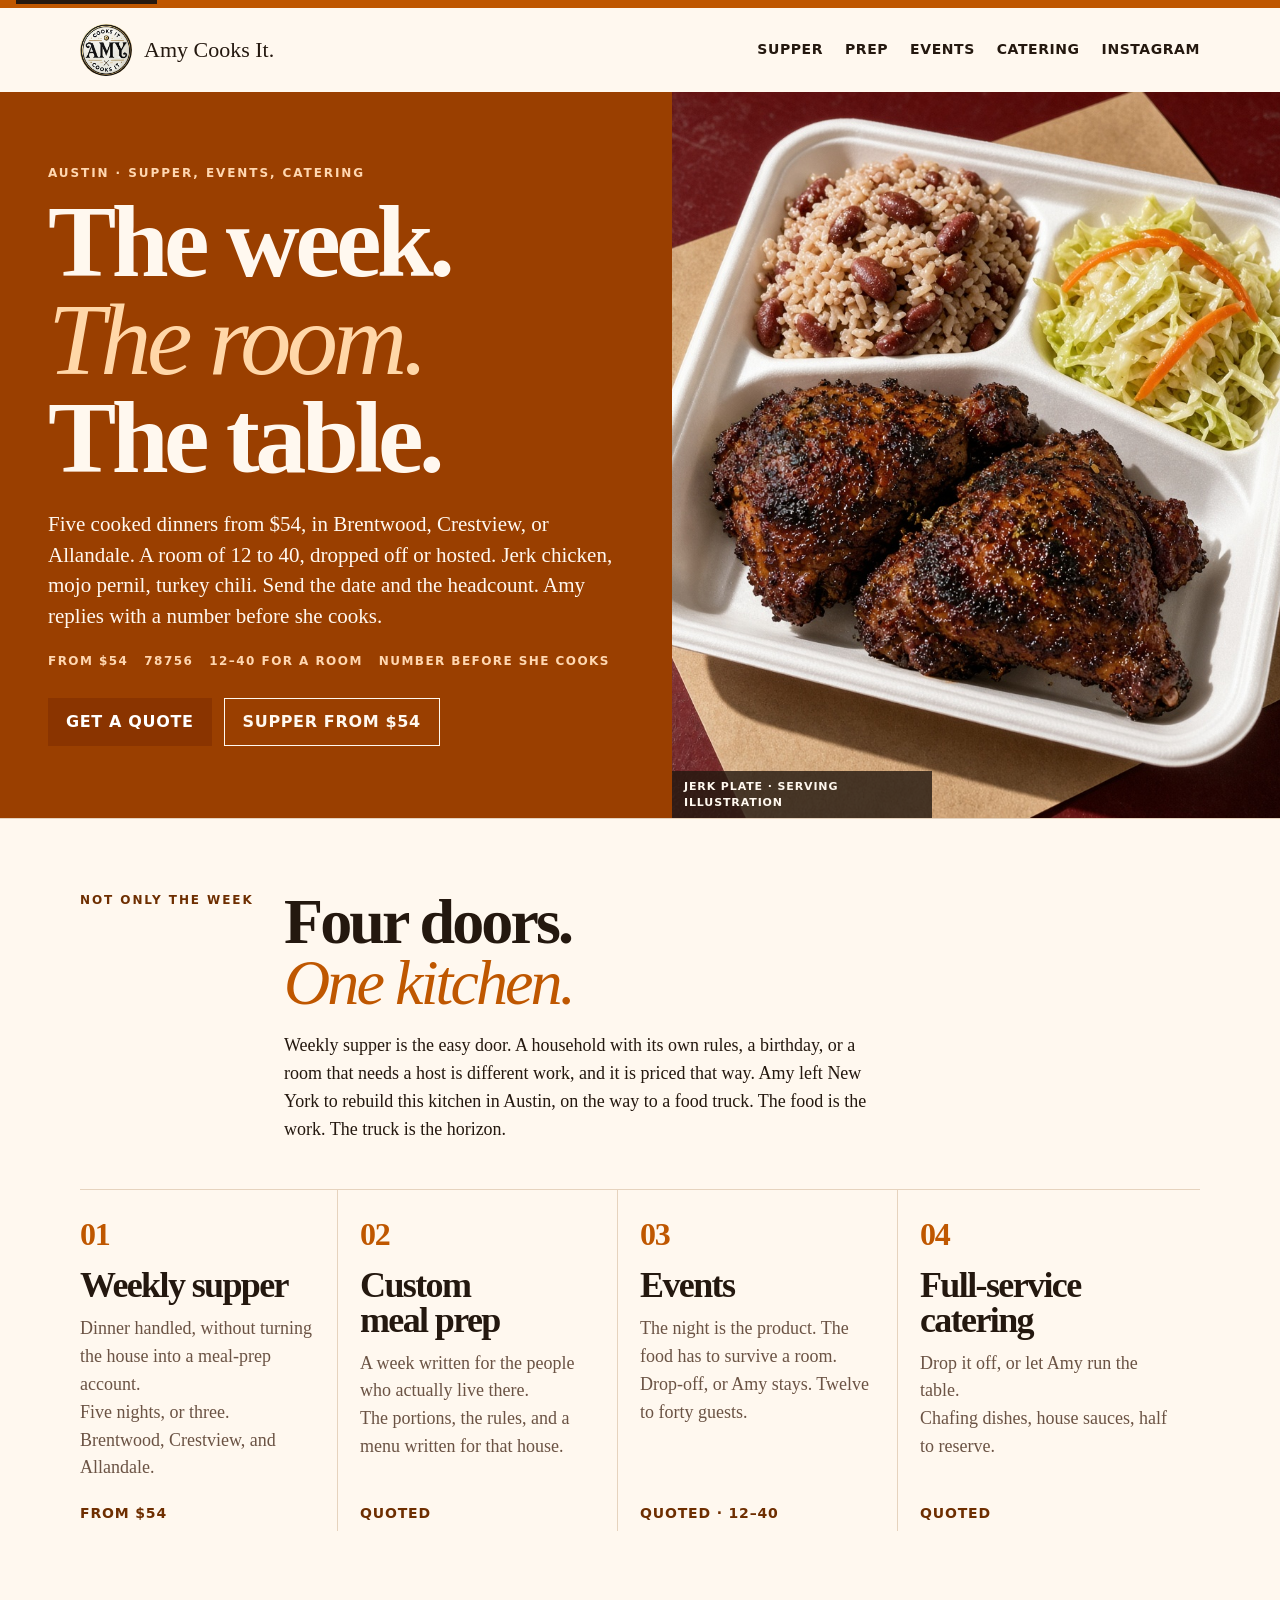
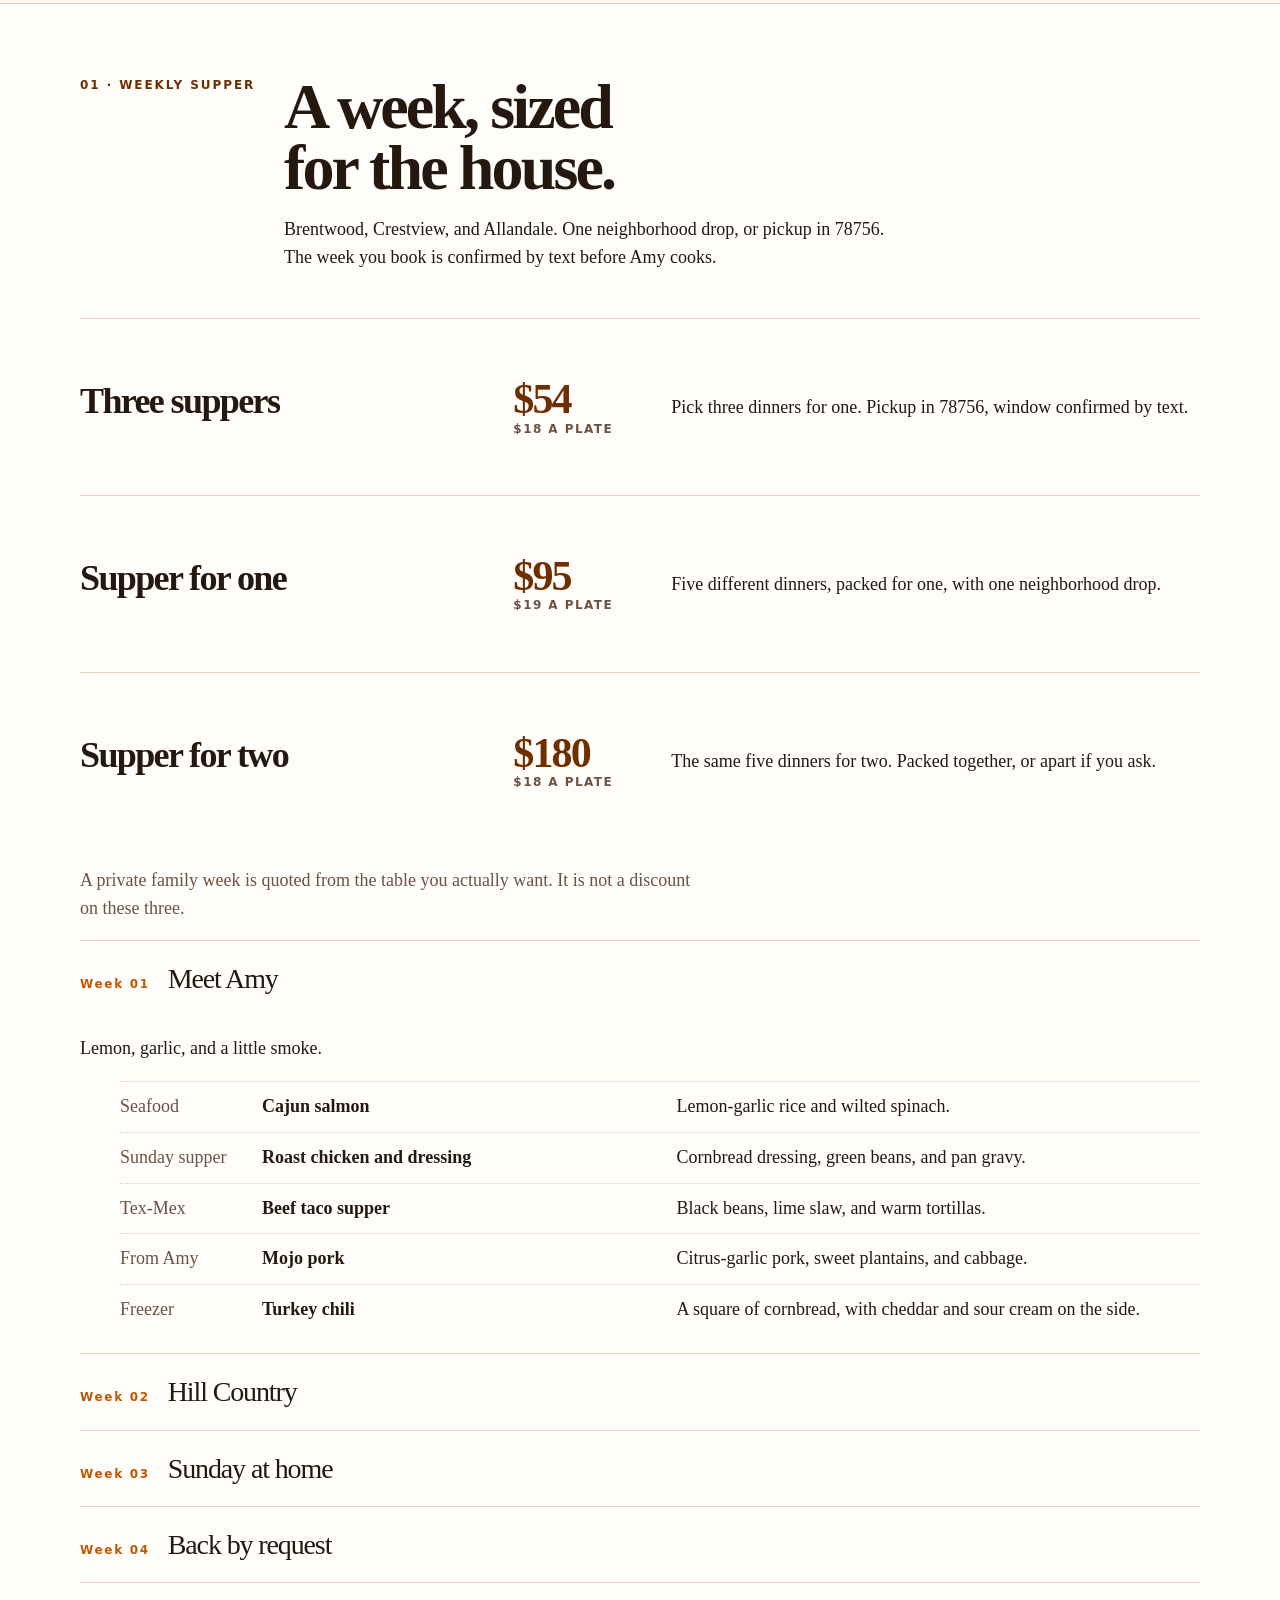
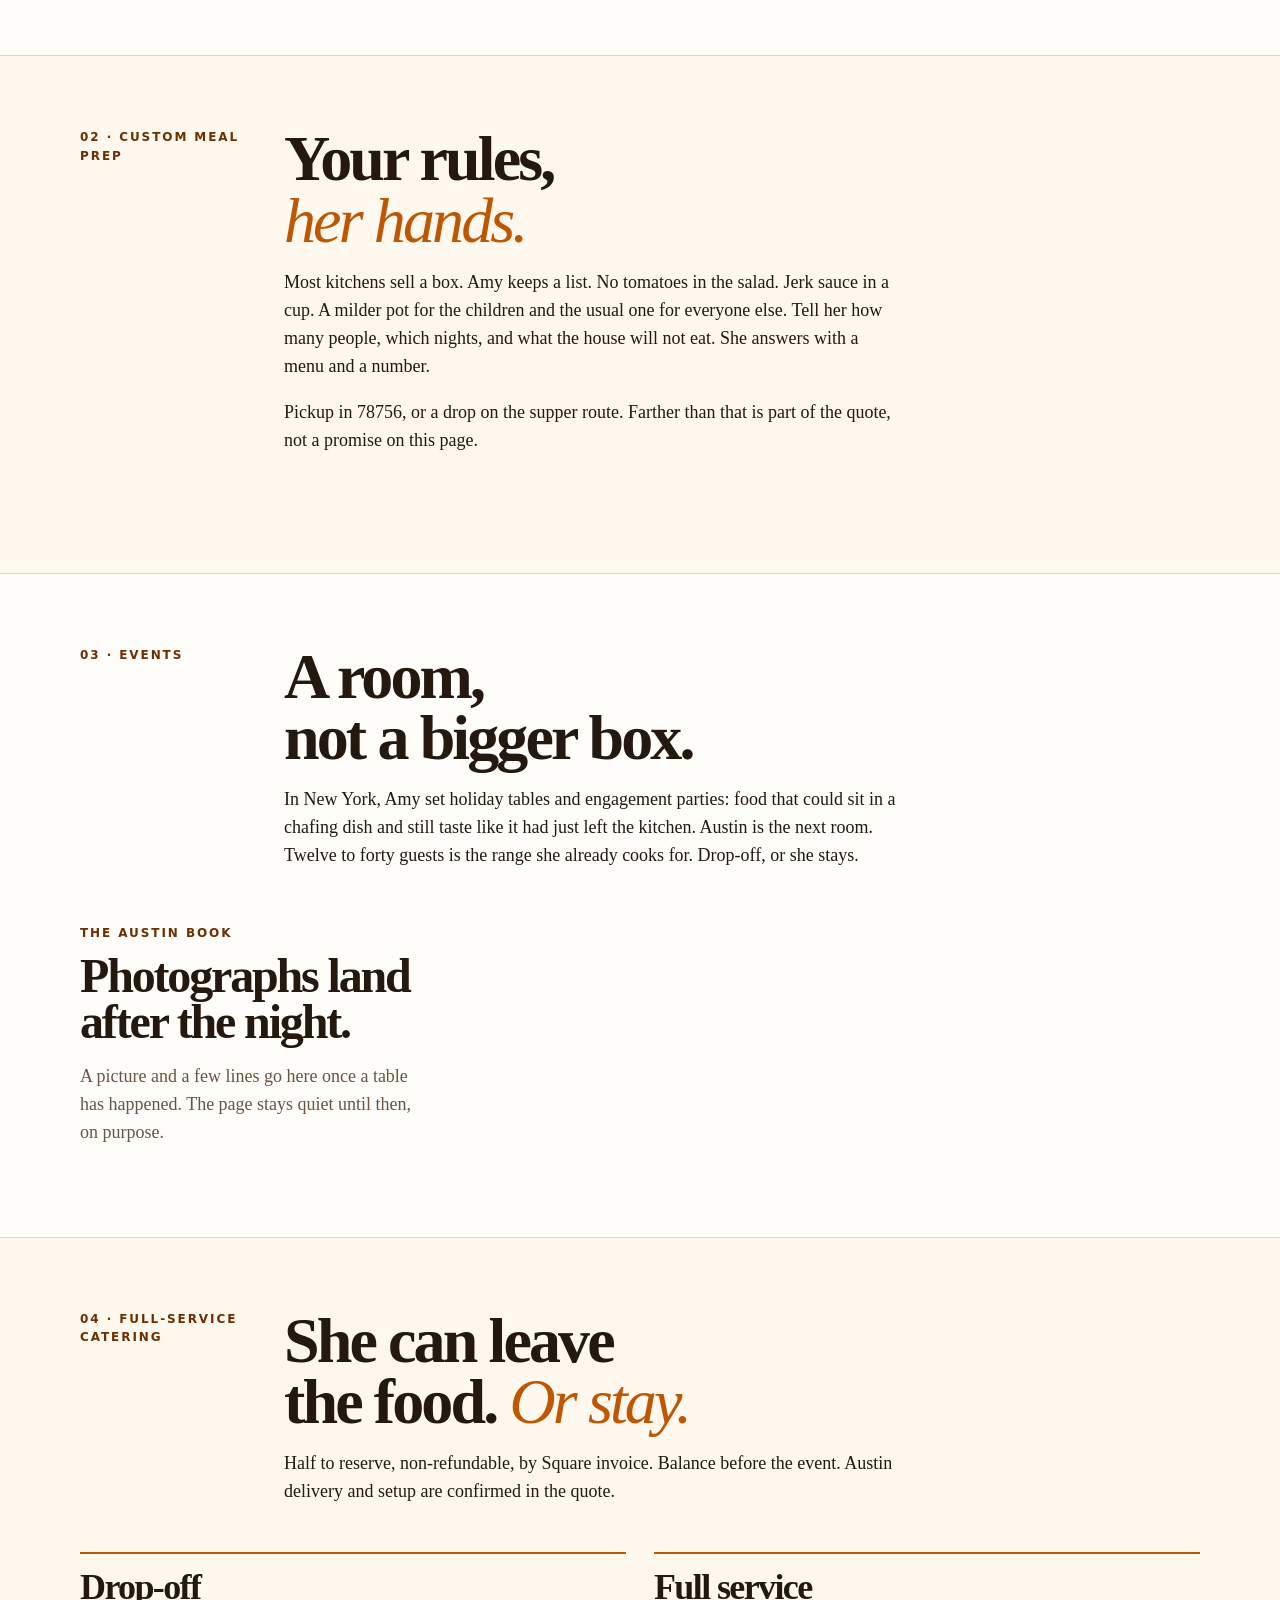
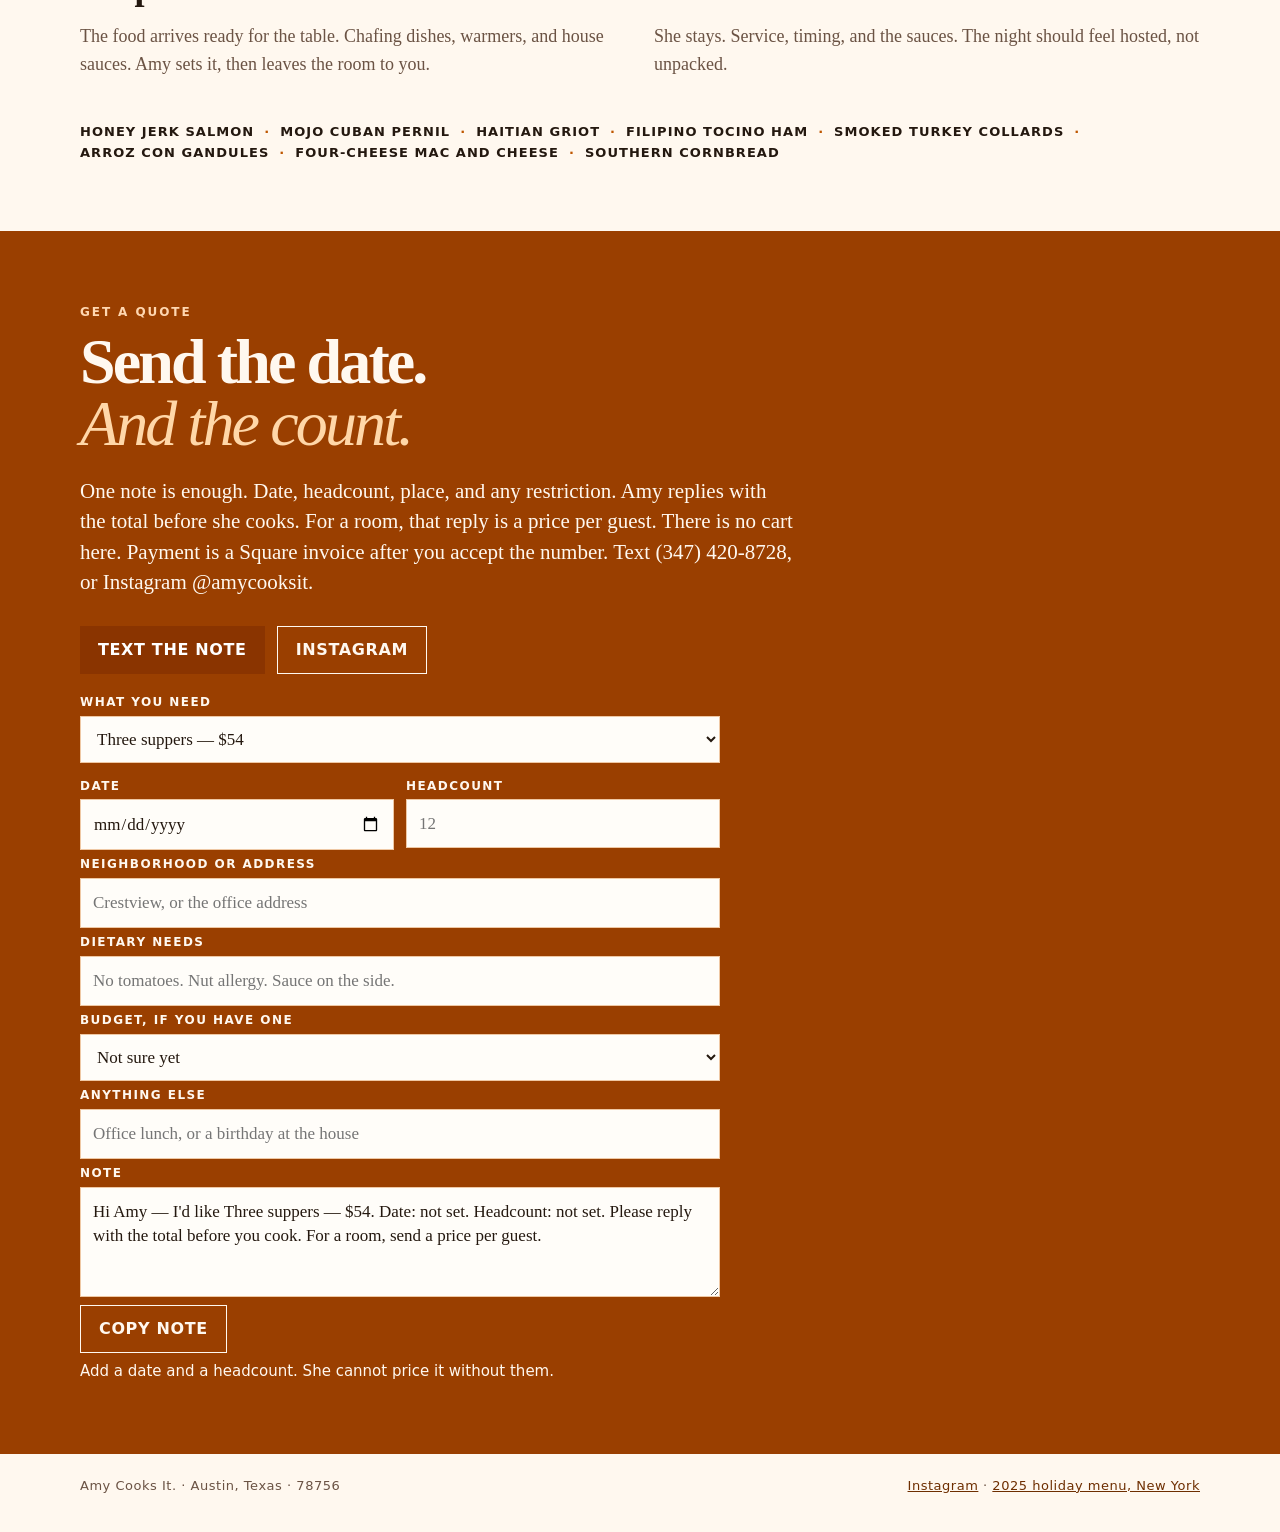
<file: index.html>
<!doctype html>
<html lang="en">
<head>
  <meta charset="utf-8">
  <meta name="viewport" content="width=device-width, initial-scale=1">
  <title>Amy Cooks It — weekly supper in 78756, events and catering in Austin</title>
  <meta name="description" content="Five cooked dinners from $54 in Brentwood, Crestview, and Allandale. Events and catering for a room of 12 to 40. Send the date and headcount. Amy replies with a number before she cooks.">
  <link rel="canonical" href="https://amycooksit.com/">
  <meta name="theme-color" content="#bf5700">
  <meta property="og:type" content="website">
  <meta property="og:title" content="Amy Cooks It — weekly supper in 78756, events and catering in Austin">
  <meta property="og:description" content="Five cooked dinners from $54 in Brentwood, Crestview, and Allandale. Events and catering for a room of 12 to 40. Send the date and headcount. Amy replies with a number before she cooks.">
  <meta property="og:url" content="https://amycooksit.com/">
  <meta property="og:image" content="https://amycooksit.com/assets/images/jerk.jpg?v=35c0de9d">
  <meta name="twitter:card" content="summary_large_image">
  <link rel="icon" href="favicon.png" type="image/png">
  <link rel="apple-touch-icon" href="apple-touch-icon.png">
  <link rel="stylesheet" href="assets/css/site.css">
  <script type="application/ld+json">{"@context":"https://schema.org","@type":"FoodEstablishment","name":"Amy Cooks It","url":"https://amycooksit.com/","telephone":"+13474208728","image":"https://amycooksit.com/assets/images/jerk.jpg?v=35c0de9d","servesCuisine":["Latin American","Caribbean","American"],"priceRange":"$","areaServed":[{"@type":"City","name":"Austin"},{"@type":"Place","name":"Brentwood, Austin, TX"},{"@type":"Place","name":"Crestview, Austin, TX"},{"@type":"Place","name":"Allandale, Austin, TX"}],"hasOfferCatalog":{"@type":"OfferCatalog","name":"Weekly supper","itemListElement":[{"@type":"Offer","name":"Three suppers","price":"54","priceCurrency":"USD","description":"Pick three dinners for one. Pickup in 78756, window confirmed by text."},{"@type":"Offer","name":"Supper for one","price":"95","priceCurrency":"USD","description":"Five different dinners, packed for one, with one neighborhood drop."},{"@type":"Offer","name":"Supper for two","price":"180","priceCurrency":"USD","description":"The same five dinners for two. Packed together, or apart if you ask."}]},"sameAs":["https://www.instagram.com/amycooksit/"]}</script>
</head>
<body>
  <a class="skip" href="#main">Skip to the table</a>
  <div class="wrap">
    <header>
      <a class="brand" href="#top"><img src="assets/images/logo.jpg?v=2afdb719" width="745" height="745" alt="">Amy Cooks It.</a>
      <button class="nav-toggle" type="button" aria-expanded="false" aria-controls="nav">Menu</button>
      <nav id="nav" class="nav" aria-label="On this page">
        <a href="#supper">Supper</a>
        <a href="#prep">Prep</a>
        <a href="#events">Events</a>
        <a href="#catering">Catering</a>
        <a href="https://www.instagram.com/amycooksit/" rel="me noopener noreferrer">Instagram</a>
      </nav>
    </header>
  </div>
  <main id="main">
    <section class="hero" id="top">
      <div class="hero-copy">
        <p class="kicker">Austin · supper, events, catering</p>
        <h1>The week.<br><em>The room.</em><br>The table.</h1>
        <p class="lede">Five cooked dinners from $54, in Brentwood, Crestview, or Allandale. A room of 12 to 40, dropped off or hosted. Jerk chicken, mojo pernil, turkey chili. Send the date and the headcount. Amy replies with a number before she cooks.</p>
        <ul class="facts"><li>From $54</li><li>78756</li><li>12–40 for a room</li><li>Number before she cooks</li></ul>
        <div class="actions">
          <a class="button" href="#book">Get a quote</a>
          <a class="button quiet" href="#supper">Supper from $54</a>
        </div>
      </div>
      <figure>
        <img src="assets/images/jerk.jpg?v=35c0de9d" width="1024" height="1024" alt="Jerk chicken with rice and peas and steamed cabbage, a serving illustration standing in until a kitchen photograph replaces it" fetchpriority="high">
        <figcaption>Jerk plate · serving illustration</figcaption>
      </figure>
    </section>

    <section class="section" id="paths">
      <div class="wrap">
        <div class="section-head">
          <p class="kicker">Not only the week</p>
          <div>
            <h2>Four doors.<br><em>One kitchen.</em></h2>
            <p>Weekly supper is the easy door. A household with its own rules, a birthday, or a room that needs a host is different work, and it is priced that way. Amy left New York to rebuild this kitchen in Austin, on the way to a food truck. The food is the work. The truck is the horizon.</p>
          </div>
        </div>
        <div class="paths"><article class="service"><span class="number">01</span><h3>Weekly supper</h3><p>Dinner handled, without turning the house into a meal-prep account.</p><p>Five nights, or three. Brentwood, Crestview, and Allandale.</p><a href="#supper">From $54</a></article><article class="service"><span class="number">02</span><h3>Custom meal prep</h3><p>A week written for the people who actually live there.</p><p>The portions, the rules, and a menu written for that house.</p><a href="#prep">Quoted</a></article><article class="service"><span class="number">03</span><h3>Events</h3><p>The night is the product. The food has to survive a room.</p><p>Drop-off, or Amy stays. Twelve to forty guests.</p><a href="#events">Quoted · 12–40</a></article><article class="service"><span class="number">04</span><h3>Full-service catering</h3><p>Drop it off, or let Amy run the table.</p><p>Chafing dishes, house sauces, half to reserve.</p><a href="#catering">Quoted</a></article></div>
      </div>
    </section>

    <section class="section sheet" id="supper">
      <div class="wrap">
        <div class="section-head">
          <p class="kicker">01 · Weekly supper</p>
          <div>
            <h2>A week, sized<br>for the house.</h2>
            <p>Brentwood, Crestview, and Allandale. One neighborhood drop, or pickup in 78756. The week you book is confirmed by text before Amy cooks.</p>
          </div>
        </div>
        <div class="tiers"><article class="price-row"><h3>Three suppers</h3><p class="price">$54<small class="unit">$18 a plate</small></p><p>Pick three dinners for one. Pickup in 78756, window confirmed by text.</p></article><article class="price-row"><h3>Supper for one</h3><p class="price">$95<small class="unit">$19 a plate</small></p><p>Five different dinners, packed for one, with one neighborhood drop.</p></article><article class="price-row"><h3>Supper for two</h3><p class="price">$180<small class="unit">$18 a plate</small></p><p>The same five dinners for two. Packed together, or apart if you ask.</p></article></div>
        <p class="note">A private family week is quoted from the table you actually want. It is not a discount on these three.</p>
        <div class="weeks"><details open><summary><span>Week 01</span>Meet Amy</summary><p>Lemon, garlic, and a little smoke.</p><ol><li class="dish"><i>Seafood</i><b>Cajun salmon</b><span>Lemon-garlic rice and wilted spinach.</span></li><li class="dish"><i>Sunday supper</i><b>Roast chicken and dressing</b><span>Cornbread dressing, green beans, and pan gravy.</span></li><li class="dish"><i>Tex-Mex</i><b>Beef taco supper</b><span>Black beans, lime slaw, and warm tortillas.</span></li><li class="dish"><i>From Amy</i><b>Mojo pork</b><span>Citrus-garlic pork, sweet plantains, and cabbage.</span></li><li class="dish"><i>Freezer</i><b>Turkey chili</b><span>A square of cornbread, with cheddar and sour cream on the side.</span></li></ol></details><details><summary><span>Week 02</span>Hill Country</summary><p>Brown gravy and green chile.</p><ol><li class="dish"><i>Seafood</i><b>Garlic shrimp pasta</b><span>A light garlic cream and a cool cucumber salad.</span></li><li class="dish"><i>Sunday supper</i><b>Chopped steak</b><span>Onion gravy, mashed potatoes, and roasted carrots.</span></li><li class="dish"><i>Tex-Mex</i><b>Chicken enchiladas verdes</b><span>Green chile sauce and pinto beans.</span></li><li class="dish"><i>From Amy</i><b>Peruvian roast chicken</b><span>Rice, with ají verde spooned on at the table.</span></li><li class="dish"><i>Freezer</i><b>White bean stew</b><span>Smoked turkey, white beans, and tender greens.</span></li></ol></details><details><summary><span>Week 03</span>Sunday at home</summary><p>A slow pot on the stove.</p><ol><li class="dish"><i>Seafood</i><b>Lemon-herb fish</b><span>Roasted potatoes and green beans.</span></li><li class="dish"><i>Sunday supper</i><b>Turkey meatloaf</b><span>Buttery mash with pan gravy.</span></li><li class="dish"><i>Tex-Mex</i><b>Pork and black-bean bowl</b><span>Seasoned pork over rice, with crunchy slaw.</span></li><li class="dish"><i>From Amy</i><b>Curry stew chicken</b><span>Chicken simmered with potatoes and carrots.</span></li><li class="dish"><i>Freezer</i><b>Beef picadillo</b><span>Seasoned beef, rice, and sweet plantains.</span></li></ol></details><details><summary><span>Week 04</span>Back by request</summary><p>The plates people ask for again.</p><ol><li class="dish"><i>Seafood</i><b>Cajun salmon</b><span>Lemon rice and garlicky greens.</span></li><li class="dish"><i>Sunday supper</i><b>Sunday pot roast</b><span>Slow-braised beef, carrots, and pan juices.</span></li><li class="dish"><i>Tex-Mex</i><b>Beef taco night</b><span>Warm tortillas, beans, and toppings packed apart.</span></li><li class="dish"><i>From Amy</i><b>Jerk chicken</b><span>Rice and peas, steamed cabbage, extra jerk sauce on the side.</span></li><li class="dish"><i>Freezer</i><b>Turkey chili</b><span>Amy’s pot, with the cold toppings tucked alongside.</span></li></ol></details></div>
      </div>
    </section>

    <section class="section" id="prep">
      <div class="wrap">
        <div class="section-head">
          <p class="kicker">02 · Custom meal prep</p>
          <div>
            <h2>Your rules,<br><em>her hands.</em></h2>
            <p>Most kitchens sell a box. Amy keeps a list. No tomatoes in the salad. Jerk sauce in a cup. A milder pot for the children and the usual one for everyone else. Tell her how many people, which nights, and what the house will not eat. She answers with a menu and a number.</p>
            <p>Pickup in 78756, or a drop on the supper route. Farther than that is part of the quote, not a promise on this page.</p>
          </div>
        </div>
      </div>
    </section>

    <section class="section sheet" id="events">
      <div class="wrap">
        <div class="section-head">
          <p class="kicker">03 · Events</p>
          <div>
            <h2>A room,<br>not a bigger box.</h2>
            <p>In New York, Amy set holiday tables and engagement parties: food that could sit in a chafing dish and still taste like it had just left the kitchen. Austin is the next room. Twelve to forty guests is the range she already cooks for. Drop-off, or she stays.</p>
          </div>
        </div>
        <div class="book-empty"><p class="kicker">The Austin book</p><h2>Photographs land after the night.</h2><p>A picture and a few lines go here once a table has happened. The page stays quiet until then, on purpose.</p></div>
      </div>
    </section>

    <section class="section" id="catering">
      <div class="wrap">
        <div class="section-head">
          <p class="kicker">04 · Full-service catering</p>
          <div>
            <h2>She can leave<br>the food. <em>Or stay.</em></h2>
            <p>Half to reserve, non-refundable, by Square invoice. Balance before the event. Austin delivery and setup are confirmed in the quote.</p>
          </div>
        </div>
        <div class="split">
          <article class="offer">
            <h3>Drop-off</h3>
            <p>The food arrives ready for the table. Chafing dishes, warmers, and house sauces. Amy sets it, then leaves the room to you.</p>
          </article>
          <article class="offer">
            <h3>Full service</h3>
            <p>She stays. Service, timing, and the sauces. The night should feel hosted, not unpacked.</p>
          </article>
        </div>
        <ul class="kitchen"><li>Honey jerk salmon</li><li>Mojo Cuban pernil</li><li>Haitian griot</li><li>Filipino tocino ham</li><li>Smoked turkey collards</li><li>Arroz con gandules</li><li>Four-cheese mac and cheese</li><li>Southern cornbread</li></ul>
      </div>
    </section>

    <section class="close" id="book">
      <div class="wrap">
        <p class="kicker">Get a quote</p>
        <h2>Send the date.<br><em>And the count.</em></h2>
        <p class="lede">One note is enough. Date, headcount, place, and any restriction. Amy replies with the total before she cooks. For a room, that reply is a price per guest. There is no cart here. Payment is a Square invoice after you accept the number. Text (347) 420-8728, or Instagram @amycooksit.</p>
        <div class="close-actions">
          <a class="button sms" id="text-amy" href="sms:+13474208728">Text the note</a>
          <a class="button quiet" href="https://www.instagram.com/amycooksit/" rel="me noopener noreferrer">Instagram</a>
          
        </div>
        <form class="form" action="sms:+13474208728">
          <label for="offer">What you need</label>
          <select id="offer"><option>Three suppers — $54</option><option>Supper for one — $95</option><option>Supper for two — $180</option><option>Custom meal prep — quote</option><option>Events — quote</option><option>Full-service catering — quote</option></select>
          <div class="pair">
            <div>
              <label for="when">Date</label>
              <input id="when" type="date" name="date">
            </div>
            <div>
              <label for="headcount">Headcount</label>
              <input id="headcount" type="number" min="1" inputmode="numeric" placeholder="12">
            </div>
          </div>
          <label for="place">Neighborhood or address</label>
          <input id="place" autocomplete="street-address" placeholder="Crestview, or the office address">
          <label for="diet">Dietary needs</label>
          <input id="diet" placeholder="No tomatoes. Nut allergy. Sauce on the side.">
          <label for="budget">Budget, if you have one</label>
          <select id="budget">
            <option value="">Not sure yet</option>
            <option>The listed supper price</option>
            <option>Under $500</option>
            <option>$500 to $1,500</option>
            <option>$1,500 to $3,000</option>
            <option>Over $3,000</option>
          </select>
          <label for="note">Anything else</label>
          <input id="note" autocomplete="off" placeholder="Office lunch, or a birthday at the house">
          <label for="msg">Note</label>
          <textarea id="msg" readonly>Hi Amy — I’d like a quote. Please reply with the total before you cook.</textarea>
          <button class="quiet" id="copy" type="button">Copy note</button>
          <span id="status" role="status"></span>
        </form>
      </div>
    </section>
  </main>
  <div class="wrap">
    <footer>
      <span>Amy Cooks It. · Austin, Texas · 78756</span>
      <span>
        <a href="https://www.instagram.com/amycooksit/" rel="me noopener noreferrer">Instagram</a>
        
        · <a href="https://astonmadeit.github.io/amycooksit-holiday-menu/">2025 holiday menu, New York</a>
      </span>
    </footer>
  </div>
  <script src="assets/js/site.js" defer></script>
</body>
</html>
</file>
<file: assets/css/site.css>
:root {
  --burnt: #bf5700;
  --field: #9a3f00;
  --ink: #24180f;
  --muted: #6b5344;
  --paper: #fff8ef;
  --sheet: #fffdf9;
  --line: #e6d3be;
  --deep: #6e2e00;
  --measure: 68ch;
  --page: 1120px;
  color-scheme: light;
}

* { box-sizing: border-box; }

html { scroll-behavior: smooth; }

body {
  margin: 0;
  background: var(--paper);
  color: var(--ink);
  font: 18px/1.55 "Iowan Old Style", Palatino, Georgia, serif;
  text-rendering: optimizeLegibility;
}

body::before {
  content: "";
  display: block;
  height: 8px;
  background: var(--burnt);
}

img { max-width: 100%; display: block; }

a { color: inherit; }

:focus-visible {
  outline: 3px solid var(--deep);
  outline-offset: 3px;
}

.skip {
  position: absolute;
  left: 16px;
  top: -40px;
  background: var(--ink);
  color: white;
  padding: 8px 12px;
  z-index: 5;
}

.skip:focus { top: 16px; }

.wrap {
  width: min(var(--page), calc(100% - 40px));
  margin-inline: auto;
}

.kicker, .nav a, .brand span, .price-row small, .unit, footer, button, .text-link, .nav-toggle {
  font-family: ui-sans-serif, system-ui, sans-serif;
}

.kicker {
  margin: 0 0 10px;
  font-size: 12px;
  font-weight: 700;
  letter-spacing: 0.16em;
  text-transform: uppercase;
  color: var(--deep);
}

h1, h2, h3, .price {
  font-weight: 560;
  letter-spacing: -0.045em;
  line-height: 0.96;
  text-wrap: balance;
}

h1 { margin: 0; font-size: clamp(64px, 8vw, 108px); }
h2 { margin: 0; font-size: clamp(40px, 5vw, 68px); }
h3 { margin: 0; font-size: clamp(28px, 3vw, 36px); }

h1 em, h2 em {
  font-style: italic;
  font-weight: 500;
  color: var(--burnt);
}

.lede, .section p, .service p, .event p, .offer p {
  max-width: var(--measure);
}

.lede { margin: 22px 0 0; font-size: 21px; line-height: 1.45; }

header {
  display: flex;
  align-items: center;
  justify-content: space-between;
  gap: 20px;
  min-height: 84px;
}

.brand {
  display: flex;
  align-items: center;
  gap: 12px;
  color: inherit;
  text-decoration: none;
  font-size: 22px;
}

.brand img {
  width: 52px;
  height: 52px;
  border-radius: 50%;
  object-fit: cover;
  background: white;
}

.nav {
  display: flex;
  align-items: center;
  gap: 22px;
}

.nav a, .text-link {
  font-size: 14px;
  font-weight: 650;
  letter-spacing: 0.04em;
  text-transform: uppercase;
  text-decoration: none;
}

.nav a { border-bottom: 1px solid transparent; }
.nav a:hover { border-bottom-color: var(--burnt); }

.nav-toggle {
  display: none;
  border: 1px solid var(--line);
  background: transparent;
  color: var(--ink);
  padding: 8px 12px;
  font-weight: 700;
  letter-spacing: 0.08em;
  text-transform: uppercase;
}

.hero {
  display: grid;
  grid-template-columns: 1.05fr 0.95fr;
  min-height: 680px;
  background: var(--field);
  color: #fff8ef;
}

.hero-copy, .section, .close {
  padding: clamp(36px, 6vw, 72px) 0;
}

.hero-copy {
  width: min(640px, calc(100% - 48px));
  margin-left: auto;
  padding-right: clamp(24px, 4vw, 64px);
  display: flex;
  flex-direction: column;
  justify-content: center;
}

.hero .kicker, .close .kicker { color: #ffd7b0; }
.hero h1 em { color: #ffd7a8; }
.hero .lede { color: #fff8ef; }

.facts {
  display: flex;
  flex-wrap: wrap;
  gap: 8px 16px;
  margin: 22px 0 0;
  padding: 0;
  list-style: none;
  color: #ffd7b0;
  font: 700 12px/1.4 ui-sans-serif, system-ui, sans-serif;
  letter-spacing: 0.12em;
  text-transform: uppercase;
}

.pair { display: grid; grid-template-columns: 1fr 1fr; gap: 12px; }

.actions, .close-actions {
  display: flex;
  flex-wrap: wrap;
  gap: 12px;
  margin-top: 28px;
  align-items: center;
}

.button, button {
  appearance: none;
  border: 0;
  cursor: pointer;
  text-decoration: none;
  display: inline-flex;
  align-items: center;
  min-height: 48px;
  padding: 0 18px;
  background: #8a3400;
  color: white;
  font: 700 16px/1 ui-sans-serif, system-ui, sans-serif;
  letter-spacing: 0.04em;
  text-transform: uppercase;
}

.button.quiet, button.quiet {
  background: transparent;
  color: inherit;
  border: 1px solid currentColor;
}

.hero figure {
  position: relative;
  min-height: 420px;
  margin: 0;
}

.hero img {
  position: absolute;
  inset: 0;
  width: 100%;
  height: 100%;
  object-fit: cover;
}

.hero figcaption {
  position: absolute;
  left: 0;
  bottom: 0;
  max-width: 34ch;
  padding: 8px 12px;
  background: #24180fcc;
  color: #fff8ef;
  font: 600 11px/1.4 ui-sans-serif, system-ui, sans-serif;
  letter-spacing: 0.08em;
  text-transform: uppercase;
}

.section { border-top: 1px solid var(--line); }
.sheet { background: var(--sheet); }

.section-head {
  display: grid;
  grid-template-columns: 180px 1fr;
  gap: 24px;
  margin-bottom: 28px;
}

.paths {
  display: grid;
  grid-template-columns: repeat(4, 1fr);
  border-top: 1px solid var(--line);
}

.service {
  display: flex;
  flex-direction: column;
  padding: 28px 22px 8px 0;
  border-right: 1px solid var(--line);
  margin-right: 22px;
}

.service:last-child { border-right: 0; margin-right: 0; }
.service .number {
  font: 560 32px/1 "Iowan Old Style", Palatino, Georgia, serif;
  letter-spacing: -0.04em;
  color: var(--burnt);
}
.service h3 { margin: 18px 0 12px; }
.service p { margin: 0; color: var(--muted); }
.service a {
  display: inline-block;
  margin-top: auto;
  padding-top: 22px;
  color: var(--deep);
  font: 700 14px/1.3 ui-sans-serif, system-ui, sans-serif;
  letter-spacing: 0.06em;
  text-transform: uppercase;
  text-decoration: none;
}

.tiers { display: grid; gap: 0; margin-top: 28px; }
.price-row {
  display: grid;
  grid-template-columns: 1.1fr 140px 1.4fr;
  gap: 18px;
  align-items: baseline;
  padding: 18px 0;
  border-top: 1px solid var(--line);
}
.price { font-size: 42px; color: var(--deep); }
.unit {
  display: block;
  margin-top: 4px;
  color: var(--muted);
  font-size: 12px;
  font-weight: 700;
  letter-spacing: 0.12em;
  text-transform: uppercase;
}

.weeks { margin-top: 18px; }
details { border-top: 1px solid var(--line); }
details:last-of-type { border-bottom: 1px solid var(--line); }
summary {
  cursor: pointer;
  display: flex;
  gap: 18px;
  align-items: baseline;
  padding: 16px 0;
  font-size: 28px;
  letter-spacing: -0.04em;
}
summary::-webkit-details-marker { display: none; }
summary span {
  font: 700 12px/1 ui-sans-serif, system-ui, sans-serif;
  letter-spacing: 0.14em;
  color: var(--burnt);
}
.dish {
  display: grid;
  grid-template-columns: 130px 1fr 1.3fr;
  gap: 12px;
  padding: 11px 0;
  border-top: 1px dotted var(--line);
}
.dish b { font-weight: 560; }
.dish i, .note {
  color: var(--muted);
  font-style: normal;
}

.events { display: grid; gap: 28px; }
.event {
  display: grid;
  grid-template-columns: 280px 1fr;
  gap: 28px;
  align-items: center;
}
.event img { width: 100%; aspect-ratio: 1; object-fit: cover; }
.book-empty {
  max-width: 38ch;
  padding-top: 8px;
}
.book-empty h2 { font-size: clamp(32px, 4vw, 48px); }
.book-empty p:last-child { color: var(--muted); }

.kitchen {
  display: flex;
  flex-wrap: wrap;
  gap: 8px 0;
  margin: 28px 0 0;
  padding: 0;
  list-style: none;
}
.kitchen li {
  font: 650 13px/1 ui-sans-serif, system-ui, sans-serif;
  letter-spacing: 0.08em;
  text-transform: uppercase;
}
.kitchen li:not(:last-child)::after {
  content: "·";
  margin: 0 10px;
  color: var(--burnt);
}

.split {
  display: grid;
  grid-template-columns: 1fr 1fr;
  gap: 28px;
  margin-top: 28px;
}
.offer {
  border-top: 2px solid var(--burnt);
  padding-top: 16px;
}
.offer p { color: var(--muted); }

.close {
  background: var(--field);
  color: #fff8ef;
}
.close h2 em { color: #ffd7a8; }
.form {
  display: grid;
  gap: 8px;
  max-width: 640px;
  margin-top: 22px;
}
label {
  font: 700 12px/1 ui-sans-serif, system-ui, sans-serif;
  letter-spacing: 0.12em;
  text-transform: uppercase;
}
select, textarea, input {
  width: 100%;
  border: 1px solid #efc8a4;
  background: #fffdf9;
  color: var(--ink);
  font: 17px/1.4 "Iowan Old Style", Palatino, Georgia, serif;
  padding: 12px;
}
textarea { min-height: 110px; resize: vertical; }
.close button { justify-self: start; }
#status { min-height: 1.4em; font: 15px/1.4 ui-sans-serif, system-ui, sans-serif; }

footer {
  display: flex;
  justify-content: space-between;
  gap: 18px;
  flex-wrap: wrap;
  padding: 22px 0 36px;
  color: var(--muted);
  font-size: 13px;
  letter-spacing: 0.04em;
}
footer a { color: var(--deep); }

@media (max-width: 860px) {
  .wrap { width: min(100% - 32px, var(--page)); }
  .nav-toggle { display: inline-flex; }
  .nav {
    display: none;
    position: absolute;
    top: 92px;
    left: 0;
    right: 0;
    flex-direction: column;
    align-items: flex-start;
    gap: 14px;
    padding: 16px 20px 22px;
    background: var(--paper);
    border-bottom: 1px solid var(--line);
  }
  .nav.open { display: flex; }
  header { position: relative; }
  .hero, .paths, .section-head, .price-row, .dish, .event, .split, .pair {
    grid-template-columns: 1fr;
  }
  .hero { min-height: 0; }
  .hero-copy { width: min(100% - 32px, 640px); margin: 0 auto; padding-right: 0; }
  .hero figure { aspect-ratio: 1; }
  .hero img { position: static; height: 100%; }
  .service { border-right: 0; margin-right: 0; border-top: 1px solid var(--line); }
  .paths { border-top: 0; }
  .price { font-size: 36px; }
  summary { font-size: 24px; }
}

@media (prefers-reduced-motion: reduce) {
  html { scroll-behavior: auto; }
}

@media print {
  .nav, .nav-toggle, .actions, .form, .skip, body::before { display: none; }
  .hero, .close { background: white; color: black; }
  .hero h1 em, .close h2 em, .kicker { color: var(--deep); }
}
</file>
